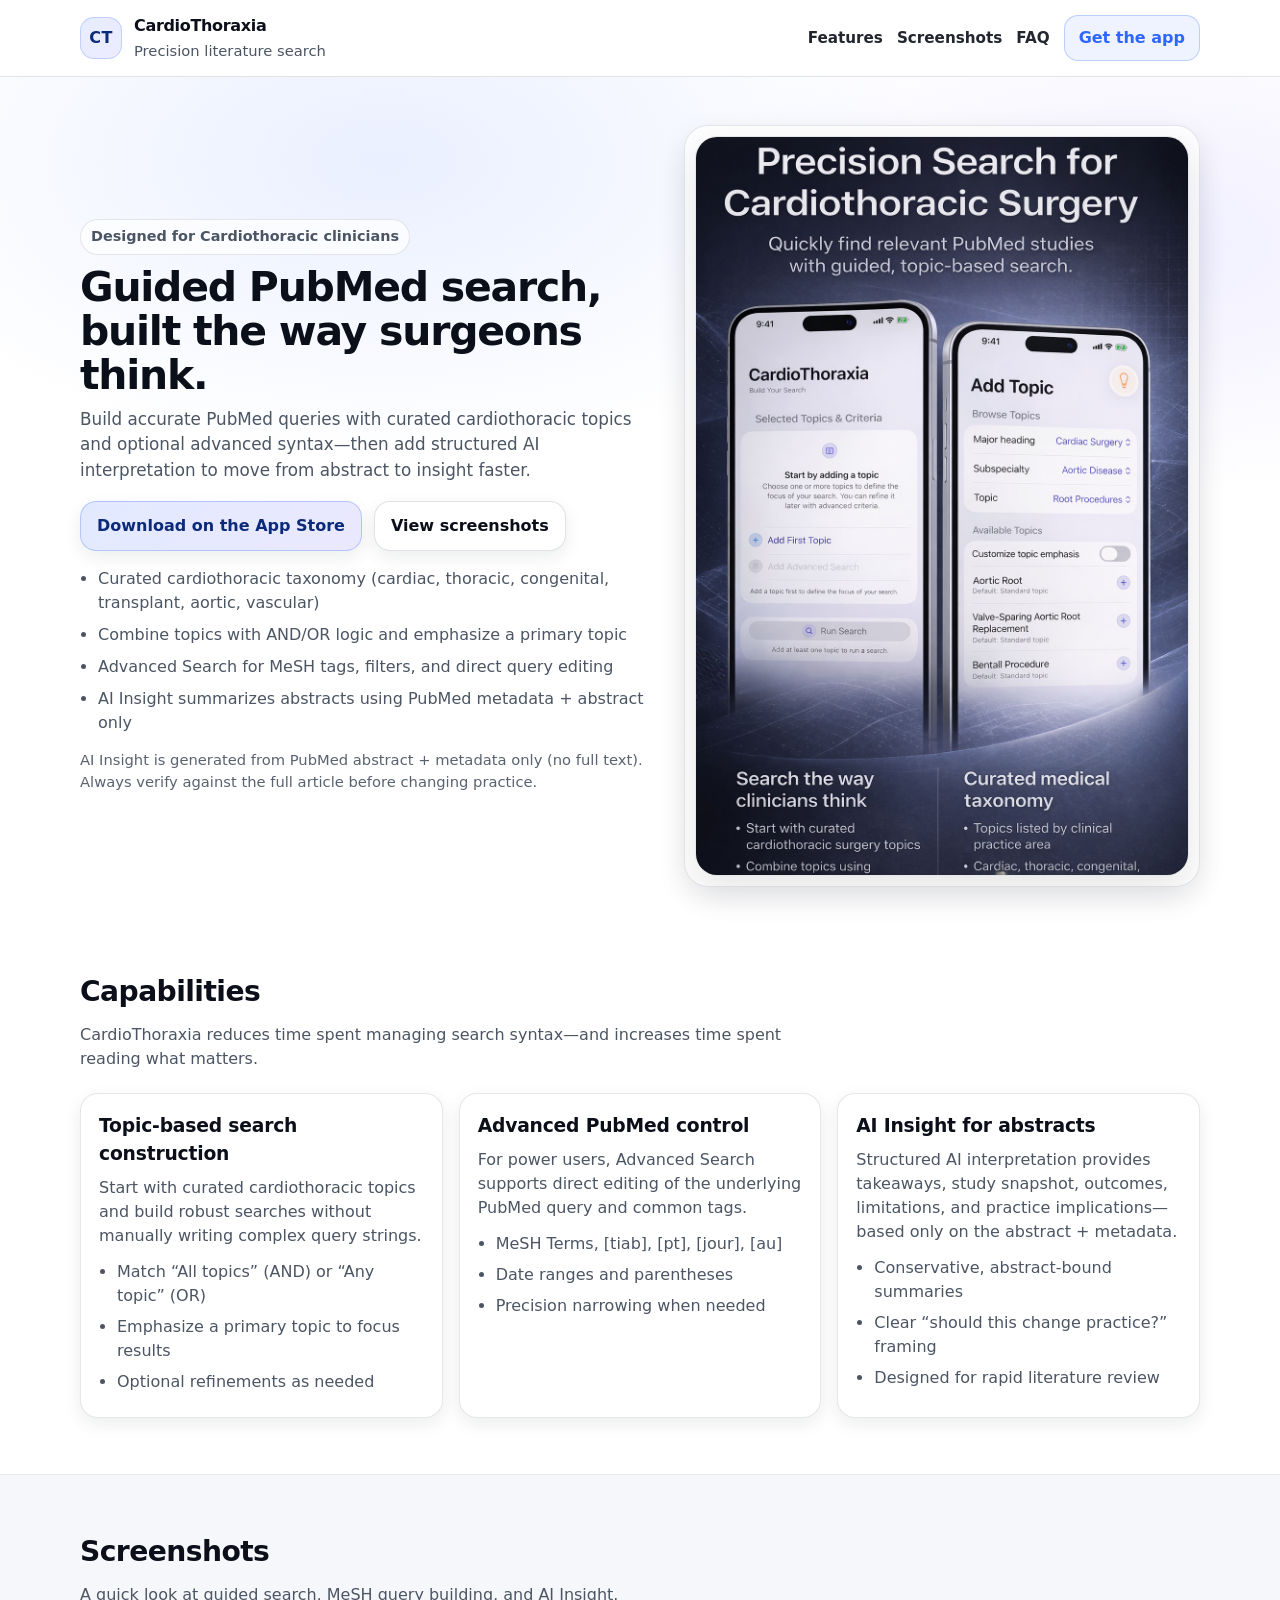
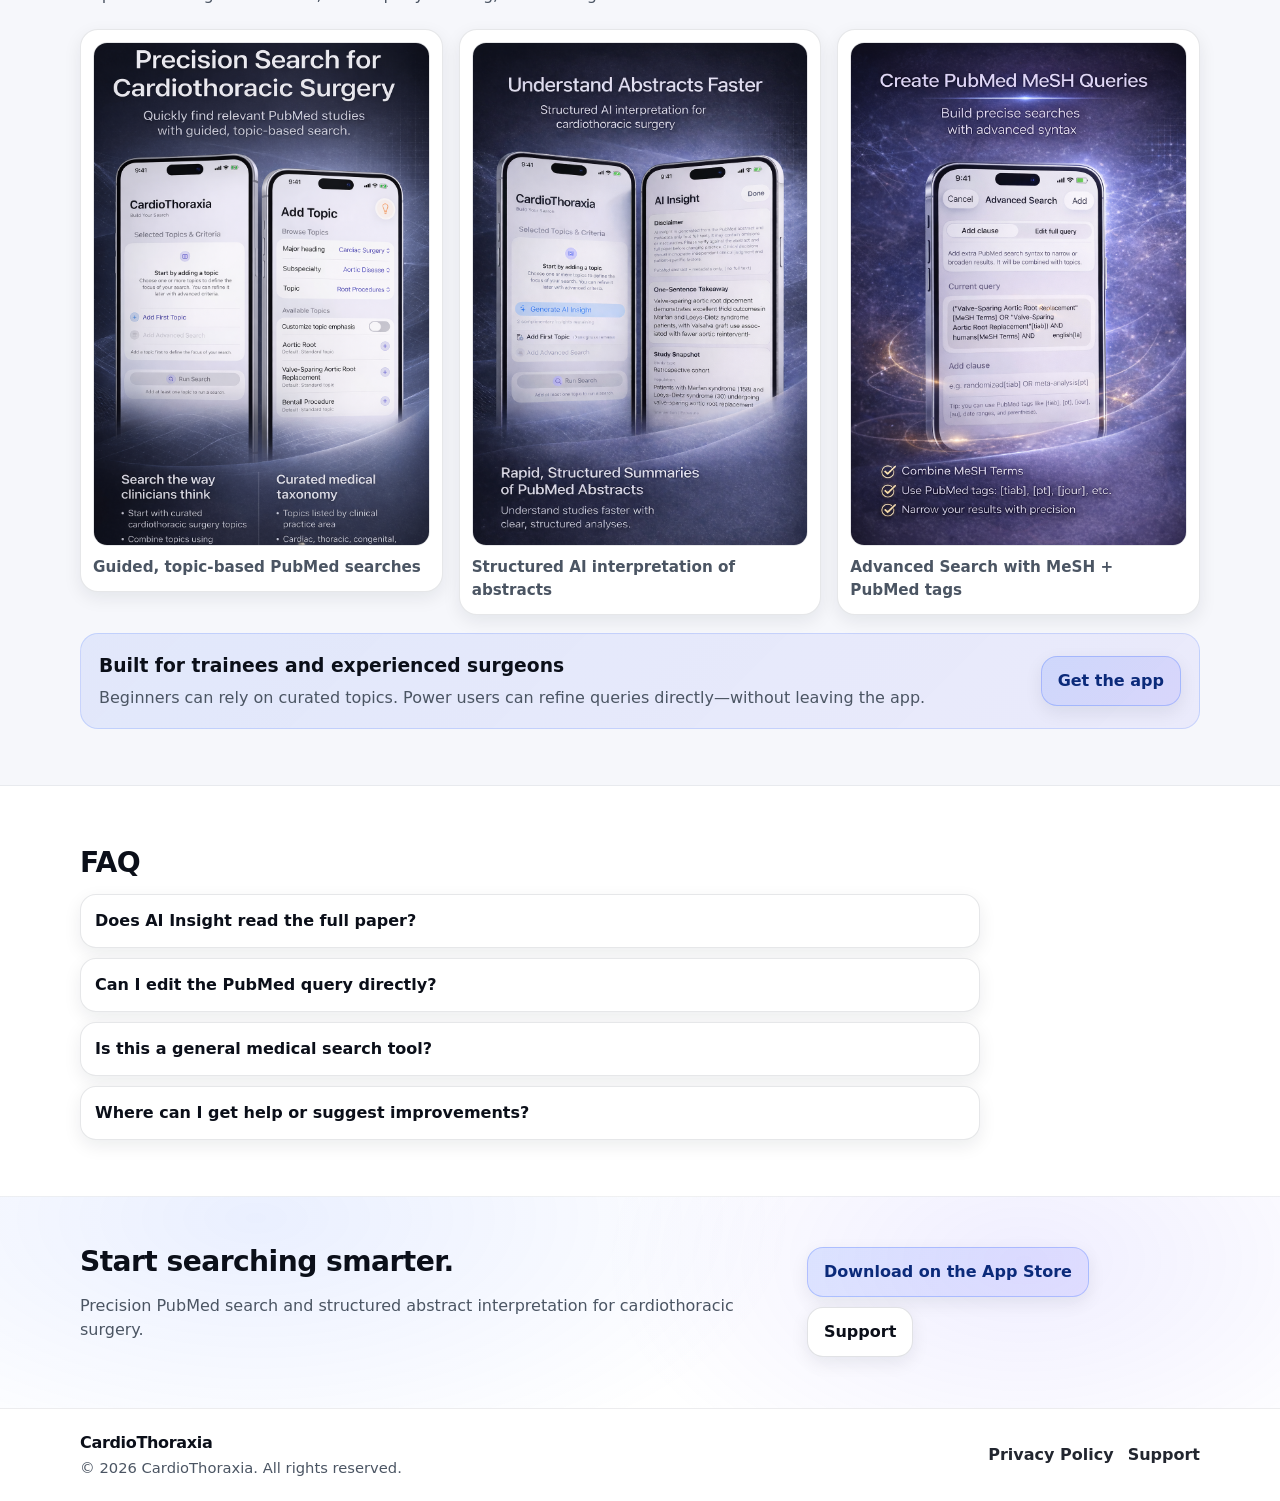
<file: index.html>
<!doctype html>
<html lang="en">
  <head>
    <meta charset="utf-8" />
    <meta name="viewport" content="width=device-width,initial-scale=1" />
    <title>CardioThoraxia — Precision literature search for cardiothoracic surgery</title>
    <meta
      name="description"
      content="CardioThoraxia helps clinicians build precise PubMed searches using guided cardiothoracic topics, MeSH, and structured AI insights."
    />

    <!-- Social preview (optional) -->
    <meta property="og:title" content="CardioThoraxia" />
    <meta property="og:description" content="Precision literature search for cardiothoracic surgery." />
    <meta property="og:type" content="website" />

    <link rel="stylesheet" href="assets/css/styles.css" />
    <link rel="icon" href="assets/images/favicon.png" />
  </head>

  <body>
    <a class="skip-link" href="#main">Skip to content</a>

    <!-- Header -->
    <header class="site-header">
      <div class="container header-inner">
        <div class="brand">
          <div class="brand-mark" aria-hidden="true">CT</div>
          <div class="brand-text">
            <div class="brand-name">CardioThoraxia</div>
            <div class="brand-subtitle">Precision literature search</div>
          </div>
        </div>

        <nav class="nav" aria-label="Primary">
          <a href="#features" class="nav-link">Features</a>
          <a href="#screenshots" class="nav-link">Screenshots</a>
          <a href="#faq" class="nav-link">FAQ</a>
          <a class="nav-cta" href="https://apps.apple.com/us/app/cardiothoraxia/id6758521707">Get the app</a>
        </nav>
      </div>
    </header>

    <main id="main">
      <!-- Hero -->
      <section class="hero">
        <div class="container hero-grid">
          <div class="hero-copy">
            <p class="eyebrow">Designed for Cardiothoracic clinicians</p>
            <h1>Guided PubMed search, built the way surgeons think.</h1>
            <p class="lead">
              Build accurate PubMed queries with curated cardiothoracic topics and optional advanced syntax—then add
              structured AI interpretation to move from abstract to insight faster.
            </p>

            <div class="hero-actions" id="download">
              <!-- Replace with your real App Store link when live -->
              <a class="button primary" href="https://apps.apple.com/us/app/cardiothoraxia/id6758521707" target="_blank" rel="noopener">
                Download on the App Store
              </a>
              <a class="button secondary" href="#screenshots">View screenshots</a>
            </div>

            <ul class="hero-bullets">
              <li>Curated cardiothoracic taxonomy (cardiac, thoracic, congenital, transplant, aortic, vascular)</li>
              <li>Combine topics with AND/OR logic and emphasize a primary topic</li>
              <li>Advanced Search for MeSH tags, filters, and direct query editing</li>
              <li>AI Insight summarizes abstracts using PubMed metadata + abstract only</li>
            </ul>

            <p class="fineprint">
              AI Insight is generated from PubMed abstract + metadata only (no full text). Always verify against the full
              article before changing practice.
            </p>
          </div>

          <div class="hero-media" aria-label="App preview posters">
            <div class="poster-stack">
              <img
                class="poster poster-1"
                src="assets/images/hero-precision-search.png"
                alt="CardioThoraxia guided topic-based search screen"
                loading="eager"
              />
            </div>
          </div>
        </div>
      </section>

      <!-- Feature cards -->
      <section id="features" class="section">
        <div class="container">
          <h2>Capabilities</h2>
          <p class="section-lead">
            CardioThoraxia reduces time spent managing search syntax—and increases time spent reading what matters.
          </p>

          <div class="cards">
            <article class="card">
              <h3>Topic-based search construction</h3>
              <p>
                Start with curated cardiothoracic topics and build robust searches without manually writing complex query
                strings.
              </p>
              <ul>
                <li>Match “All topics” (AND) or “Any topic” (OR)</li>
                <li>Emphasize a primary topic to focus results</li>
                <li>Optional refinements as needed</li>
              </ul>
            </article>

            <article class="card">
              <h3>Advanced PubMed control</h3>
              <p>
                For power users, Advanced Search supports direct editing of the underlying PubMed query and common tags.
              </p>
              <ul>
                <li>MeSH Terms, [tiab], [pt], [jour], [au]</li>
                <li>Date ranges and parentheses</li>
                <li>Precision narrowing when needed</li>
              </ul>
            </article>

            <article class="card">
              <h3>AI Insight for abstracts</h3>
              <p>
                Structured AI interpretation provides takeaways, study snapshot, outcomes, limitations, and practice
                implications—based only on the abstract + metadata.
              </p>
              <ul>
                <li>Conservative, abstract-bound summaries</li>
                <li>Clear “should this change practice?” framing</li>
                <li>Designed for rapid literature review</li>
              </ul>
            </article>
          </div>
        </div>
      </section>

      <!-- Screenshots -->
      <section id="screenshots" class="section alt">
        <div class="container">
          <h2>Screenshots</h2>
          <p class="section-lead">A quick look at guided search, MeSH query building, and AI Insight.</p>

          <div class="gallery">
            <figure class="shot">
              <img
                src="assets/images/hero-precision-search.png"
                alt="Precision Search for cardiothoracic surgery poster"
                loading="lazy"
              />
              <figcaption>Guided, topic-based PubMed searches</figcaption>
            </figure>

            <figure class="shot">
              <img
                src="assets/images/hero-ai-insights.png"
                alt="Understand Abstracts Faster poster"
                loading="lazy"
              />
              <figcaption>Structured AI interpretation of abstracts</figcaption>
            </figure>

            <figure class="shot">
              <img
                src="assets/images/hero-mesh-queries.png"
                alt="Create PubMed MeSH Queries poster"
                loading="lazy"
              />
              <figcaption>Advanced Search with MeSH + PubMed tags</figcaption>
            </figure>
          </div>

          <div class="callout">
            <div class="callout-body">
              <h3>Built for trainees and experienced surgeons</h3>
              <p>
                Beginners can rely on curated topics. Power users can refine queries directly—without leaving the app.
              </p>
            </div>
            <a class="button primary" href="https://apps.apple.com/us/app/cardiothoraxia/id6758521707" target="_blank" rel="noopener">Get the app</a>
          </div>
        </div>
      </section>

      <!-- FAQ -->
      <section id="faq" class="section">
        <div class="container">
          <h2>FAQ</h2>

          <div class="faq">
            <details>
              <summary>Does AI Insight read the full paper?</summary>
              <p>
                No. AI Insight uses PubMed abstract + metadata only (no full text). If details are not present in the
                abstract, the insight should indicate they are not reported.
              </p>
            </details>

            <details>
              <summary>Can I edit the PubMed query directly?</summary>
              <p>
                Yes. Advanced Search supports editing the underlying query, adding clauses, and using common PubMed tags
                (e.g., [tiab], [pt], [jour], [au]) and date ranges.
              </p>
            </details>

            <details>
              <summary>Is this a general medical search tool?</summary>
              <p>
                CardioThoraxia is tailored to cardiothoracic surgery workflows with a curated taxonomy organized by
                clinical practice area.
              </p>
            </details>

            <details>
              <summary>Where can I get help or suggest improvements?</summary>
              <p>
                Use the Support link in the footer. The app also supports submitting topic suggestions to improve the
                catalog over time.
              </p>
            </details>
          </div>
        </div>
      </section>

      <!-- Final CTA -->
      <section class="section cta">
        <div class="container cta-inner">
          <div>
            <h2>Start searching smarter.</h2>
            <p class="section-lead">Precision PubMed search and structured abstract interpretation for cardiothoracic surgery.</p>
          </div>
          <div class="cta-actions">
            <a class="button primary" href="https://apps.apple.com/us/app/cardiothoraxia/id6758521707" target="_blank" rel="noopener">
              Download on the App Store
            </a>
            <a class="button secondary" href="support/">Support</a>
          </div>
        </div>
      </section>
    </main>

    <!-- Footer -->
    <footer class="site-footer">
      <div class="container footer-inner">
        <div class="footer-left">
          <div class="footer-brand">CardioThoraxia</div>
          <div class="footer-note">© <span id="year"></span> CardioThoraxia. All rights reserved.</div>
        </div>

        <div class="footer-links">
          <a href="privacypolicy/">Privacy Policy</a>
          <a href="support/">Support</a>
        </div>
      </div>
    </footer>

    <script>
      document.getElementById("year").textContent = new Date().getFullYear();
    </script>
  </body>
</html>
</file>
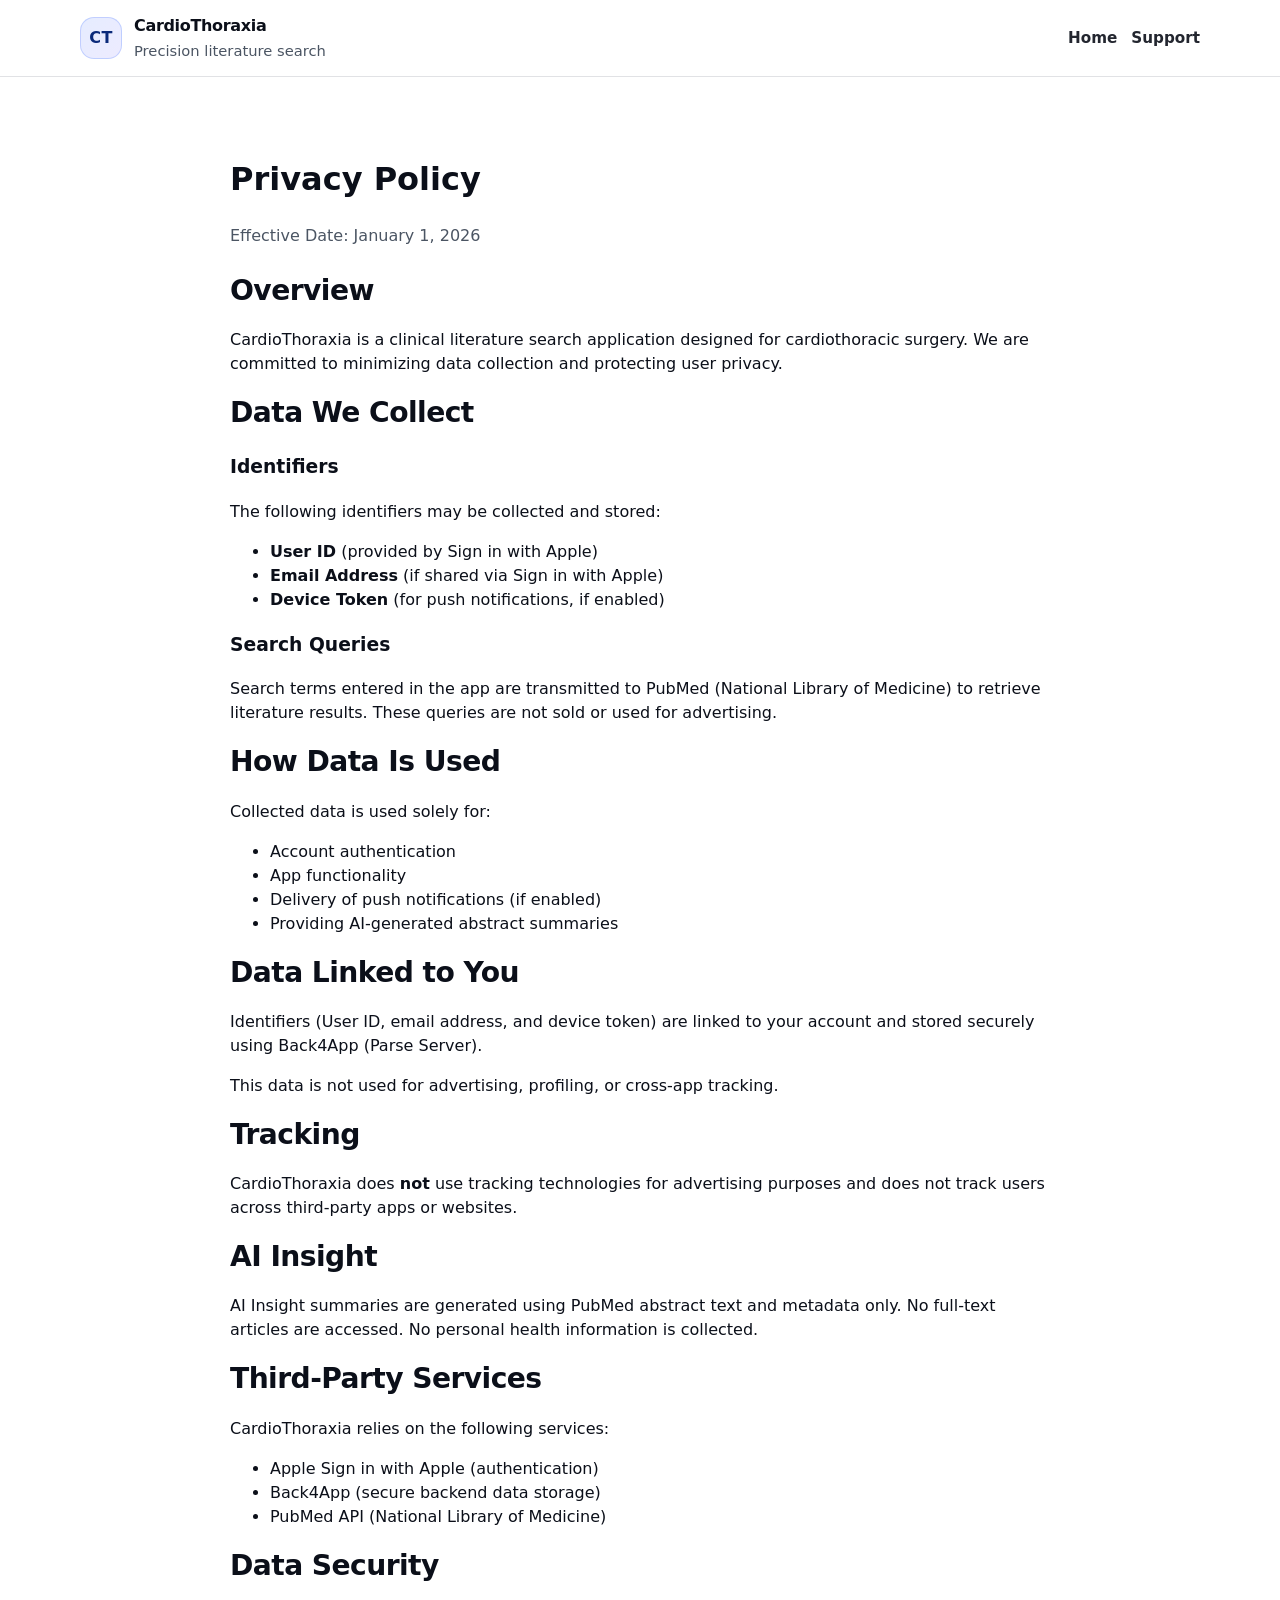
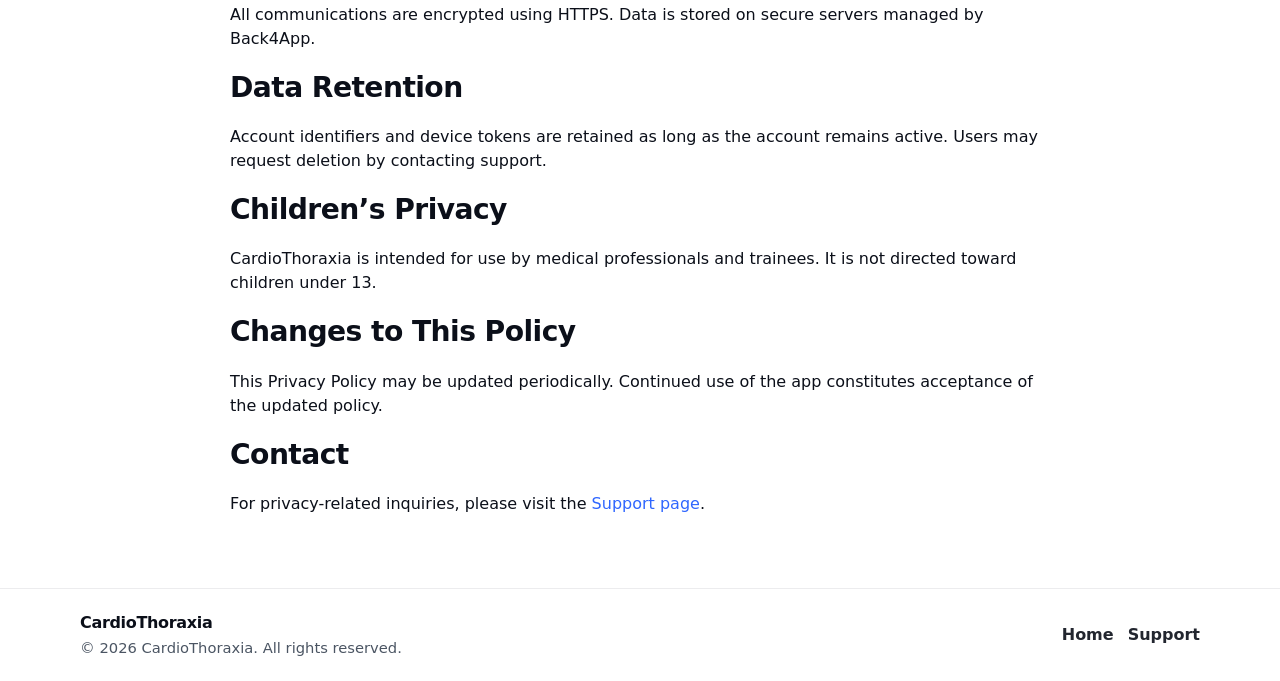
<file: privacypolicy/index.html>
<!doctype html>
<html lang="en">
<head>
  <meta charset="utf-8" />
  <meta name="viewport" content="width=device-width,initial-scale=1" />
  <title>Privacy Policy — CardioThoraxia</title>
  <meta name="description" content="Privacy Policy for CardioThoraxia." />
  <link rel="stylesheet" href="/assets/css/styles.css" />
</head>

<body>

<header class="site-header">
  <div class="container header-inner">
    <div class="brand">
      <div class="brand-mark">CT</div>
      <div class="brand-text">
        <div class="brand-name">CardioThoraxia</div>
        <div class="brand-subtitle">Precision literature search</div>
      </div>
    </div>
    <nav class="nav">
      <a href="/" class="nav-link">Home</a>
      <a href="/support/" class="nav-link">Support</a>
    </nav>
  </div>
</header>

<main class="section">
  <div class="container" style="max-width: 820px;">

    <h1>Privacy Policy</h1>
    <p class="section-lead">Effective Date: January 1, 2026</p>

    <h2>Overview</h2>
    <p>
      CardioThoraxia is a clinical literature search application designed for cardiothoracic surgery.
      We are committed to minimizing data collection and protecting user privacy.
    </p>

    <h2>Data We Collect</h2>

    <h3>Identifiers</h3>
    <p>The following identifiers may be collected and stored:</p>
    <ul>
      <li><strong>User ID</strong> (provided by Sign in with Apple)</li>
      <li><strong>Email Address</strong> (if shared via Sign in with Apple)</li>
      <li><strong>Device Token</strong> (for push notifications, if enabled)</li>
    </ul>

    <h3>Search Queries</h3>
    <p>
      Search terms entered in the app are transmitted to PubMed (National Library of Medicine)
      to retrieve literature results. These queries are not sold or used for advertising.
    </p>

    <h2>How Data Is Used</h2>
    <p>Collected data is used solely for:</p>
    <ul>
      <li>Account authentication</li>
      <li>App functionality</li>
      <li>Delivery of push notifications (if enabled)</li>
      <li>Providing AI-generated abstract summaries</li>
    </ul>

    <h2>Data Linked to You</h2>
    <p>
      Identifiers (User ID, email address, and device token) are linked to your account
      and stored securely using Back4App (Parse Server).
    </p>
    <p>
      This data is not used for advertising, profiling, or cross-app tracking.
    </p>

    <h2>Tracking</h2>
    <p>
      CardioThoraxia does <strong>not</strong> use tracking technologies for advertising purposes
      and does not track users across third-party apps or websites.
    </p>

    <h2>AI Insight</h2>
    <p>
      AI Insight summaries are generated using PubMed abstract text and metadata only.
      No full-text articles are accessed. No personal health information is collected.
    </p>

    <h2>Third-Party Services</h2>
    <p>CardioThoraxia relies on the following services:</p>
    <ul>
      <li>Apple Sign in with Apple (authentication)</li>
      <li>Back4App (secure backend data storage)</li>
      <li>PubMed API (National Library of Medicine)</li>
    </ul>

    <h2>Data Security</h2>
    <p>
      All communications are encrypted using HTTPS.
      Data is stored on secure servers managed by Back4App.
    </p>

    <h2>Data Retention</h2>
    <p>
      Account identifiers and device tokens are retained as long as the account remains active.
      Users may request deletion by contacting support.
    </p>

    <h2>Children’s Privacy</h2>
    <p>
      CardioThoraxia is intended for use by medical professionals and trainees.
      It is not directed toward children under 13.
    </p>

    <h2>Changes to This Policy</h2>
    <p>
      This Privacy Policy may be updated periodically.
      Continued use of the app constitutes acceptance of the updated policy.
    </p>

    <h2>Contact</h2>
    <p>
      For privacy-related inquiries, please visit the 
      <a href="/support/">Support page</a>.
    </p>

  </div>
</main>

<footer class="site-footer">
  <div class="container footer-inner">
    <div>
      <div class="footer-brand">CardioThoraxia</div>
      <div class="footer-note">© <span id="year"></span> CardioThoraxia. All rights reserved.</div>
    </div>
    <div class="footer-links">
      <a href="/">Home</a>
      <a href="/support/">Support</a>
    </div>
  </div>
</footer>

<script>
document.getElementById("year").textContent = new Date().getFullYear();
</script>

</body>
</html>
</file>
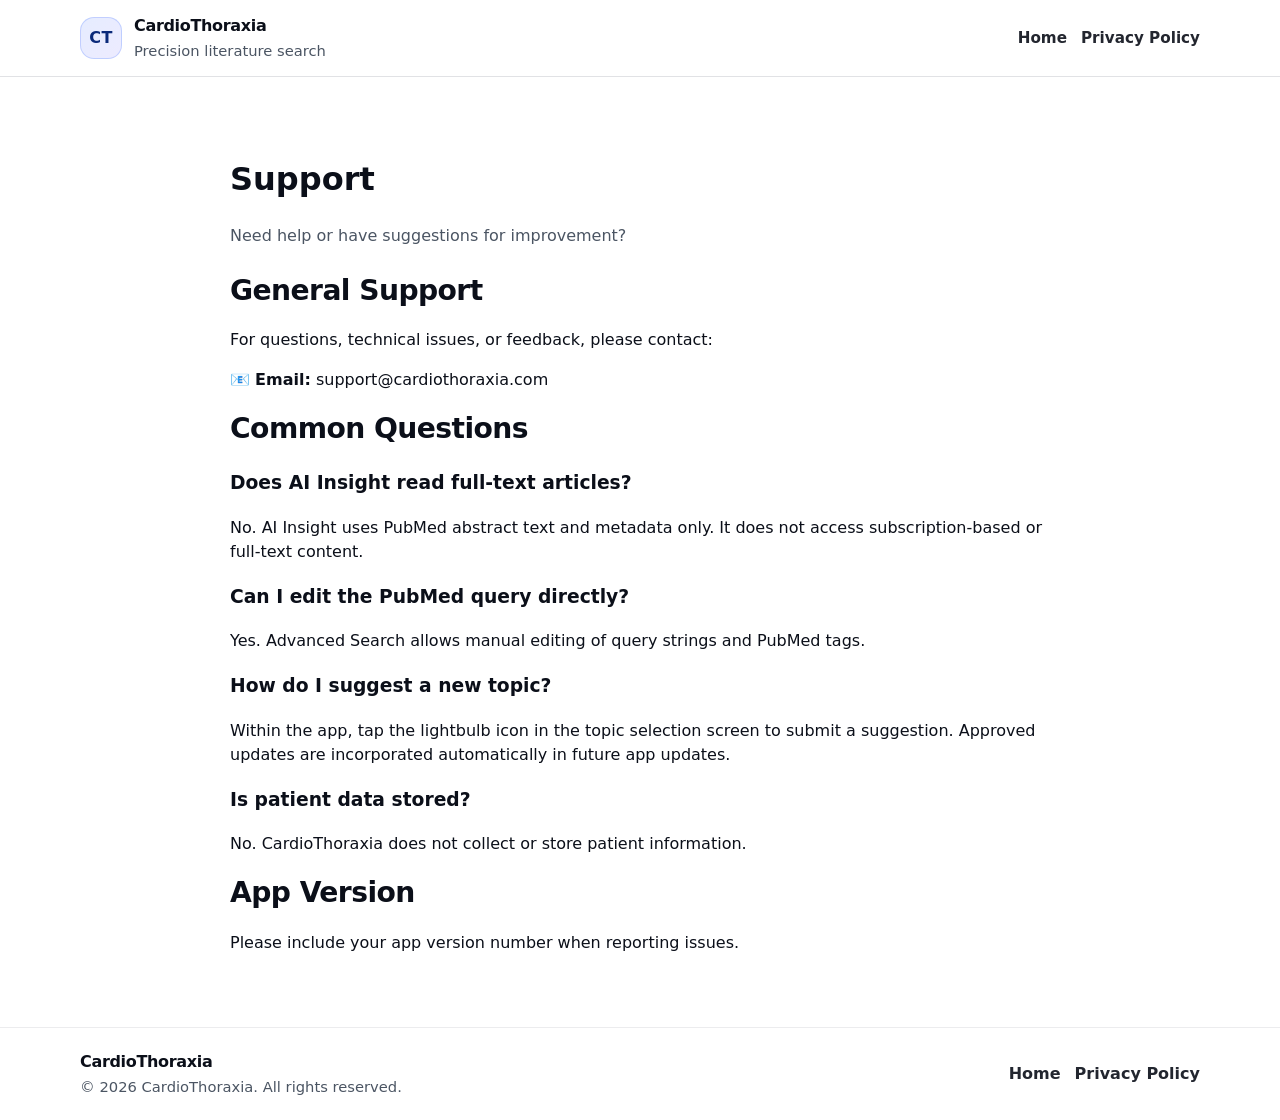
<file: support/index.html>
<!doctype html>
<html lang="en">
<head>
  <meta charset="utf-8" />
  <meta name="viewport" content="width=device-width,initial-scale=1" />
  <title>Support — CardioThoraxia</title>
  <meta name="description" content="Support and contact information for CardioThoraxia." />
  <link rel="stylesheet" href="/assets/css/styles.css" />
</head>

<body>

<header class="site-header">
  <div class="container header-inner">
    <div class="brand">
      <div class="brand-mark">CT</div>
      <div class="brand-text">
        <div class="brand-name">CardioThoraxia</div>
        <div class="brand-subtitle">Precision literature search</div>
      </div>
    </div>
    <nav class="nav">
      <a href="/" class="nav-link">Home</a>
      <a href="/privacypolicy/" class="nav-link">Privacy Policy</a>
    </nav>
  </div>
</header>

<main class="section">
  <div class="container" style="max-width: 820px;">
    <h1>Support</h1>
    <p class="section-lead">
      Need help or have suggestions for improvement?
    </p>

    <h2>General Support</h2>
    <p>
      For questions, technical issues, or feedback, please contact:
    </p>

    <p>
      📧 <strong>Email:</strong> support@cardiothoraxia.com
    </p>

    <h2>Common Questions</h2>

    <h3>Does AI Insight read full-text articles?</h3>
    <p>
      No. AI Insight uses PubMed abstract text and metadata only.
      It does not access subscription-based or full-text content.
    </p>

    <h3>Can I edit the PubMed query directly?</h3>
    <p>
      Yes. Advanced Search allows manual editing of query strings and PubMed tags.
    </p>

    <h3>How do I suggest a new topic?</h3>
    <p>
      Within the app, tap the lightbulb icon in the topic selection screen to submit a suggestion.
      Approved updates are incorporated automatically in future app updates.
    </p>

    <h3>Is patient data stored?</h3>
    <p>
      No. CardioThoraxia does not collect or store patient information.
    </p>

    <h2>App Version</h2>
    <p>
      Please include your app version number when reporting issues.
    </p>
  </div>
</main>

<footer class="site-footer">
  <div class="container footer-inner">
    <div>
      <div class="footer-brand">CardioThoraxia</div>
      <div class="footer-note">© <span id="year"></span> CardioThoraxia. All rights reserved.</div>
    </div>
    <div class="footer-links">
      <a href="/">Home</a>
      <a href="/privacypolicy/">Privacy Policy</a>
    </div>
  </div>
</footer>

<script>
document.getElementById("year").textContent = new Date().getFullYear();
</script>

</body>
</html>
</file>
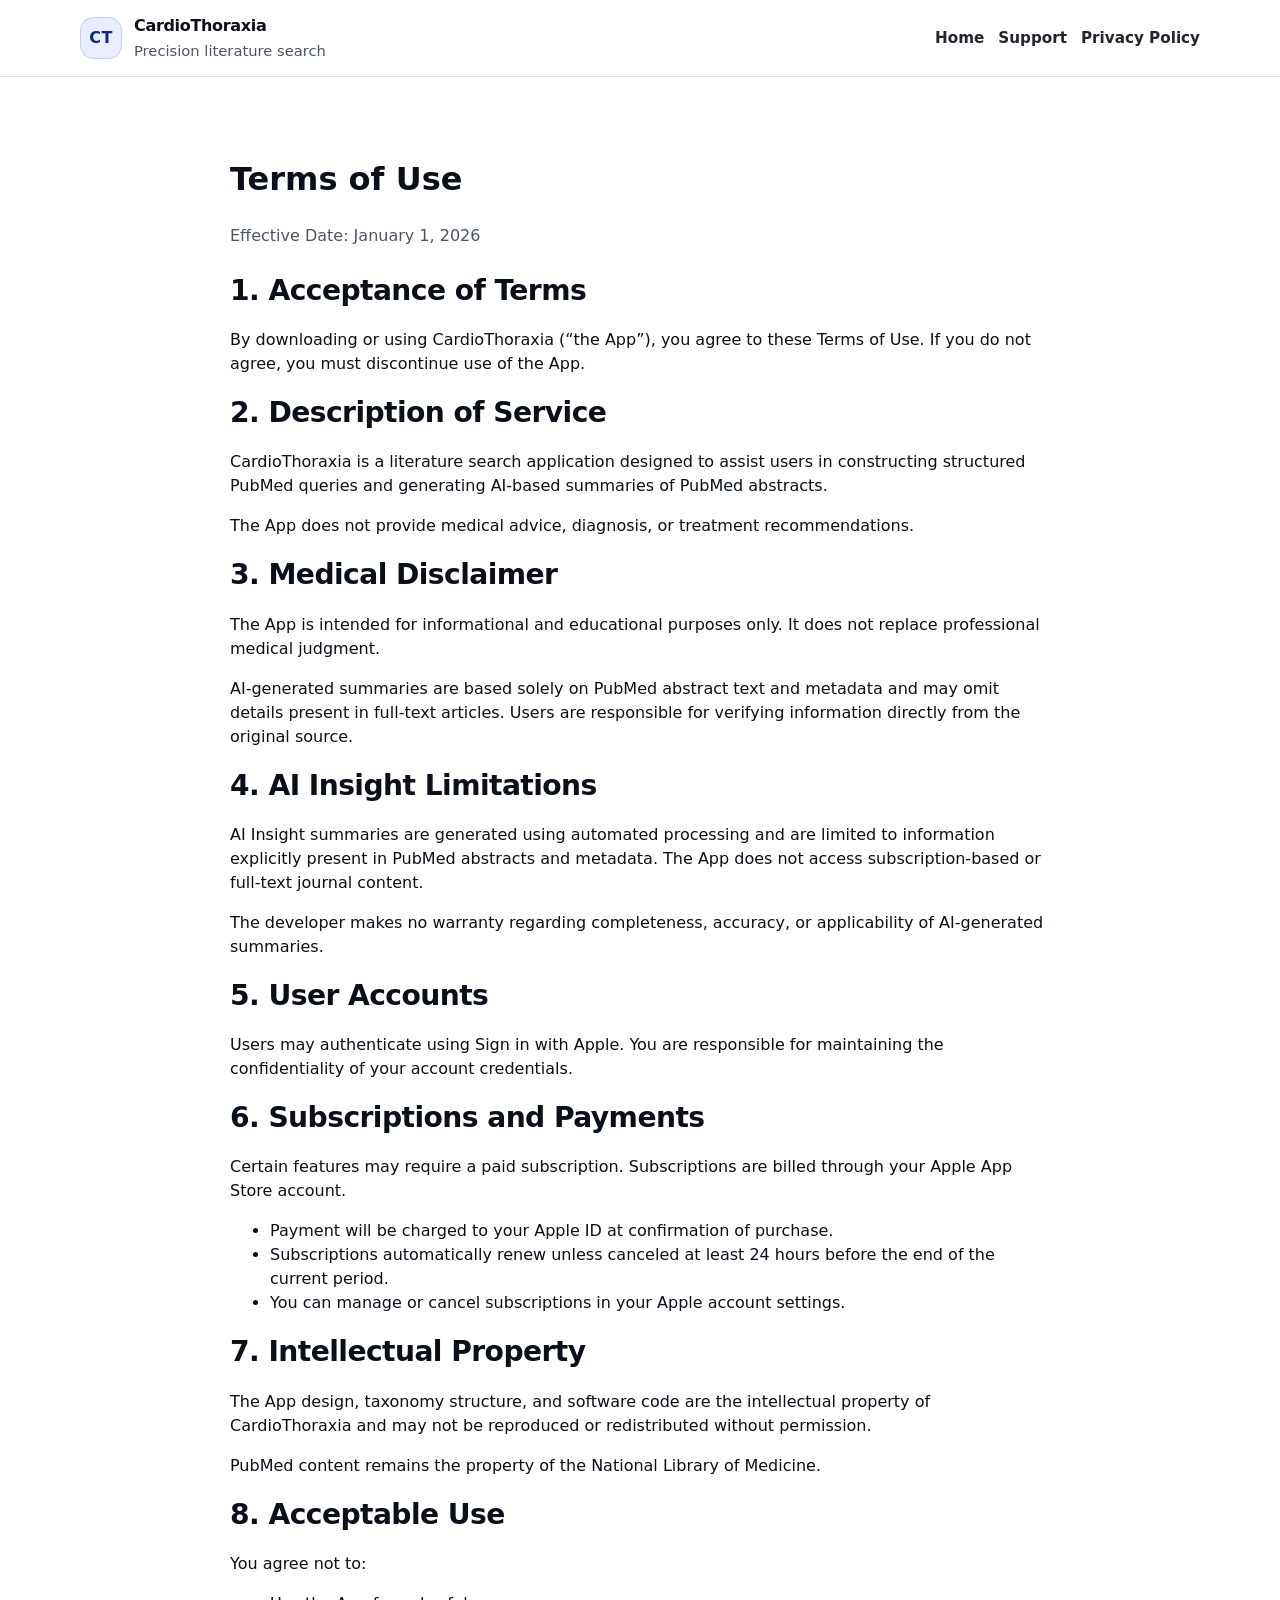
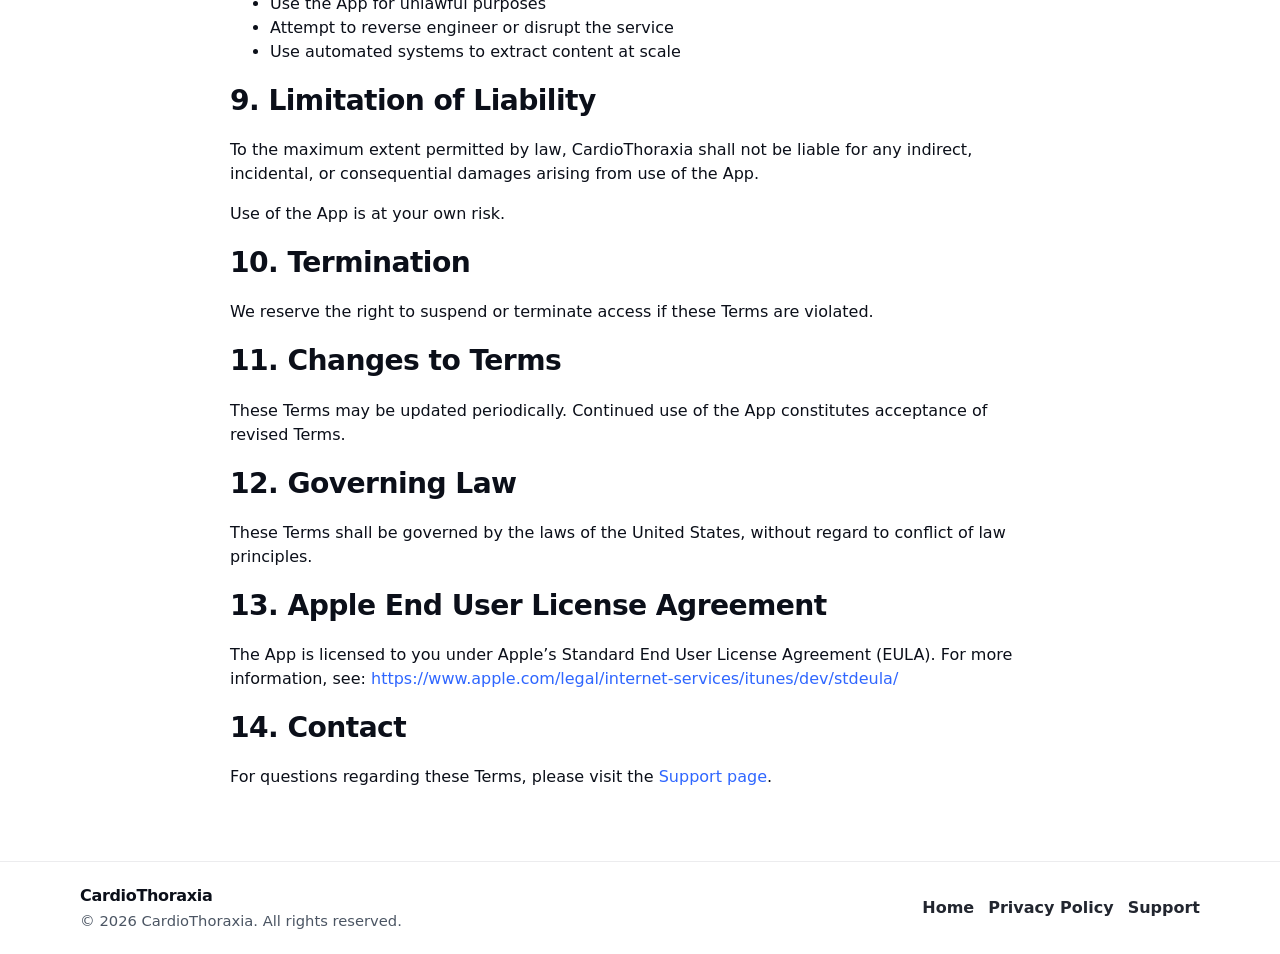
<file: terms/index.html>
<!doctype html>
<html lang="en">
<head>
  <meta charset="utf-8" />
  <meta name="viewport" content="width=device-width,initial-scale=1" />
  <title>Terms of Use — CardioThoraxia</title>
  <meta name="description" content="Terms of Use for CardioThoraxia." />
  <link rel="stylesheet" href="/assets/css/styles.css" />
</head>

<body>

<header class="site-header">
  <div class="container header-inner">
    <div class="brand">
      <div class="brand-mark">CT</div>
      <div class="brand-text">
        <div class="brand-name">CardioThoraxia</div>
        <div class="brand-subtitle">Precision literature search</div>
      </div>
    </div>
    <nav class="nav">
      <a href="/" class="nav-link">Home</a>
      <a href="/support/" class="nav-link">Support</a>
      <a href="/privacypolicy/" class="nav-link">Privacy Policy</a>
    </nav>
  </div>
</header>

<main class="section">
  <div class="container" style="max-width: 820px;">

    <h1>Terms of Use</h1>
    <p class="section-lead">Effective Date: January 1, 2026</p>

    <h2>1. Acceptance of Terms</h2>
    <p>
      By downloading or using CardioThoraxia (“the App”), you agree to these Terms of Use.
      If you do not agree, you must discontinue use of the App.
    </p>

    <h2>2. Description of Service</h2>
    <p>
      CardioThoraxia is a literature search application designed to assist users in constructing
      structured PubMed queries and generating AI-based summaries of PubMed abstracts.
    </p>
    <p>
      The App does not provide medical advice, diagnosis, or treatment recommendations.
    </p>

    <h2>3. Medical Disclaimer</h2>
    <p>
      The App is intended for informational and educational purposes only.
      It does not replace professional medical judgment.
    </p>
    <p>
      AI-generated summaries are based solely on PubMed abstract text and metadata
      and may omit details present in full-text articles.
      Users are responsible for verifying information directly from the original source.
    </p>

    <h2>4. AI Insight Limitations</h2>
    <p>
      AI Insight summaries are generated using automated processing and are limited
      to information explicitly present in PubMed abstracts and metadata.
      The App does not access subscription-based or full-text journal content.
    </p>
    <p>
      The developer makes no warranty regarding completeness, accuracy,
      or applicability of AI-generated summaries.
    </p>

    <h2>5. User Accounts</h2>
    <p>
      Users may authenticate using Sign in with Apple.
      You are responsible for maintaining the confidentiality of your account credentials.
    </p>

    <h2>6. Subscriptions and Payments</h2>
    <p>
      Certain features may require a paid subscription.
      Subscriptions are billed through your Apple App Store account.
    </p>
    <ul>
      <li>Payment will be charged to your Apple ID at confirmation of purchase.</li>
      <li>Subscriptions automatically renew unless canceled at least 24 hours before the end of the current period.</li>
      <li>You can manage or cancel subscriptions in your Apple account settings.</li>
    </ul>

    <h2>7. Intellectual Property</h2>
    <p>
      The App design, taxonomy structure, and software code are the intellectual property
      of CardioThoraxia and may not be reproduced or redistributed without permission.
    </p>
    <p>
      PubMed content remains the property of the National Library of Medicine.
    </p>

    <h2>8. Acceptable Use</h2>
    <p>You agree not to:</p>
    <ul>
      <li>Use the App for unlawful purposes</li>
      <li>Attempt to reverse engineer or disrupt the service</li>
      <li>Use automated systems to extract content at scale</li>
    </ul>

    <h2>9. Limitation of Liability</h2>
    <p>
      To the maximum extent permitted by law, CardioThoraxia shall not be liable
      for any indirect, incidental, or consequential damages arising from use of the App.
    </p>
    <p>
      Use of the App is at your own risk.
    </p>

    <h2>10. Termination</h2>
    <p>
      We reserve the right to suspend or terminate access if these Terms are violated.
    </p>

    <h2>11. Changes to Terms</h2>
    <p>
      These Terms may be updated periodically.
      Continued use of the App constitutes acceptance of revised Terms.
    </p>

    <h2>12. Governing Law</h2>
    <p>
      These Terms shall be governed by the laws of the United States,
      without regard to conflict of law principles.
    </p>

    <h2>13. Apple End User License Agreement</h2>
    <p>
      The App is licensed to you under Apple’s Standard End User License Agreement (EULA).
      For more information, see:
      <a href="https://www.apple.com/legal/internet-services/itunes/dev/stdeula/" target="_blank" rel="noopener">
        https://www.apple.com/legal/internet-services/itunes/dev/stdeula/
      </a>
    </p>

    <h2>14. Contact</h2>
    <p>
      For questions regarding these Terms, please visit the 
      <a href="/support/">Support page</a>.
    </p>

  </div>
</main>

<footer class="site-footer">
  <div class="container footer-inner">
    <div>
      <div class="footer-brand">CardioThoraxia</div>
      <div class="footer-note">© <span id="year"></span> CardioThoraxia. All rights reserved.</div>
    </div>
    <div class="footer-links">
      <a href="/">Home</a>
      <a href="/privacypolicy/">Privacy Policy</a>
      <a href="/support/">Support</a>
    </div>
  </div>
</footer>

<script>
document.getElementById("year").textContent = new Date().getFullYear();
</script>

</body>
</html>
</file>
<file: assets/css/styles.css>
/* CardioThoraxia — light mode site styles
   Place at: /assets/css/styles.css
*/

:root {
  --bg: #ffffff;
  --bg-muted: #f6f7fb;
  --text: #0b0f19;
  --text-muted: #4b5563;
  --border: rgba(15, 23, 42, 0.12);
  --shadow: 0 10px 30px rgba(15, 23, 42, 0.08);
  --shadow-soft: 0 6px 18px rgba(15, 23, 42, 0.08);
  --radius: 18px;
  --radius-lg: 24px;
  --max: 1120px;

  --brand: #2f66ff;      /* primary */
  --brand-2: #6b5cff;    /* secondary accent */
  --brand-ink: #0b2a7a;  /* deeper for hover */
}

* { box-sizing: border-box; }
html, body { height: 100%; }

body {
  margin: 0;
  font-family: ui-sans-serif, system-ui, -apple-system, Segoe UI, Roboto, Helvetica, Arial, "Apple Color Emoji",
    "Segoe UI Emoji";
  color: var(--text);
  background: var(--bg);
  line-height: 1.5;
}

img { max-width: 100%; display: block; }

a { color: var(--brand); text-decoration: none; }
a:hover { color: var(--brand-ink); text-decoration: underline; }

.container {
  width: min(var(--max), calc(100% - 40px));
  margin: 0 auto;
}

.skip-link {
  position: absolute;
  left: -9999px;
  top: 10px;
  background: #fff;
  border: 1px solid var(--border);
  padding: 10px 12px;
  border-radius: 12px;
  box-shadow: var(--shadow-soft);
  z-index: 999;
}
.skip-link:focus { left: 12px; }

/* Header */
.site-header {
  position: sticky;
  top: 0;
  z-index: 50;
  background: rgba(255,255,255,0.78);
  backdrop-filter: blur(10px);
  border-bottom: 1px solid var(--border);
}

.header-inner {
  display: flex;
  align-items: center;
  justify-content: space-between;
  padding: 14px 0;
  gap: 16px;
}

.brand {
  display: flex;
  align-items: center;
  gap: 12px;
  min-width: 240px;
}

.brand-mark {
  width: 42px;
  height: 42px;
  border-radius: 14px;
  display: grid;
  place-items: center;
  background: linear-gradient(135deg, rgba(47,102,255,0.12), rgba(107,92,255,0.12));
  border: 1px solid rgba(47,102,255,0.22);
  color: var(--brand-ink);
  font-weight: 800;
  letter-spacing: 0.5px;
}

.brand-name {
  font-weight: 800;
  letter-spacing: -0.02em;
}

.brand-subtitle {
  color: var(--text-muted);
  font-size: 0.92rem;
  margin-top: 2px;
}

.nav {
  display: flex;
  align-items: center;
  gap: 14px;
}

.nav-link {
  color: var(--text);
  font-weight: 600;
  font-size: 0.95rem;
  opacity: 0.9;
}
.nav-link:hover { opacity: 1; text-decoration: none; }

.nav-cta {
  display: inline-flex;
  align-items: center;
  justify-content: center;
  padding: 10px 14px;
  border-radius: 14px;
  border: 1px solid rgba(47,102,255,0.25);
  background: rgba(47,102,255,0.08);
  font-weight: 700;
}
.nav-cta:hover { text-decoration: none; background: rgba(47,102,255,0.12); }

/* Hero */
.hero {
  padding: 48px 0 28px;
  background:
    radial-gradient(900px 500px at 30% 10%, rgba(47,102,255,0.10), transparent 60%),
    radial-gradient(800px 420px at 90% 20%, rgba(107,92,255,0.10), transparent 60%),
    linear-gradient(#fff, #fff);
}

.hero-grid {
  display: grid;
  grid-template-columns: 1.05fr 0.95fr;
  gap: 34px;
  align-items: center;
}

.eyebrow {
  display: inline-flex;
  margin: 0 0 10px;
  padding: 6px 10px;
  border: 1px solid rgba(15,23,42,0.10);
  background: rgba(255,255,255,0.7);
  border-radius: 999px;
  color: var(--text-muted);
  font-weight: 700;
  font-size: 0.9rem;
}

.hero h1 {
  margin: 0 0 10px;
  font-size: clamp(2.0rem, 3.2vw, 3.0rem);
  letter-spacing: -0.03em;
  line-height: 1.08;
}

.lead {
  margin: 0 0 18px;
  color: var(--text-muted);
  font-size: 1.05rem;
  max-width: 56ch;
}

.hero-actions {
  display: flex;
  gap: 12px;
  flex-wrap: wrap;
  margin: 14px 0 16px;
}

.button {
  display: inline-flex;
  align-items: center;
  justify-content: center;
  padding: 12px 16px;
  border-radius: 16px;
  border: 1px solid var(--border);
  background: #fff;
  box-shadow: var(--shadow-soft);
  font-weight: 800;
  color: var(--text);
  text-decoration: none;
}
.button:hover { text-decoration: none; transform: translateY(-1px); }

.button.primary {
  border-color: rgba(47,102,255,0.28);
  background: linear-gradient(135deg, rgba(47,102,255,0.14), rgba(107,92,255,0.14));
  color: var(--brand-ink);
}

.button.secondary {
  background: #fff;
  color: var(--text);
}

.hero-bullets {
  margin: 14px 0 0;
  padding-left: 18px;
  color: var(--text-muted);
}
.hero-bullets li { margin: 8px 0; }

.fineprint {
  margin: 14px 0 0;
  color: rgba(75,85,99,0.92);
  font-size: 0.92rem;
  max-width: 70ch;
}

/* Posters */
.hero-media { position: relative; }
.poster-stack {
  position: relative;
  padding: 10px;
  border-radius: var(--radius-lg);
  background: linear-gradient(180deg, rgba(255,255,255,0.8), rgba(255,255,255,0.55));
  border: 1px solid rgba(15,23,42,0.10);
  box-shadow: var(--shadow);
}

.poster {
  width: 100%;
  border-radius: 22px;
  border: 1px solid rgba(15,23,42,0.10);
  box-shadow: 0 14px 36px rgba(15,23,42,0.10);
}

.poster-2, .poster-3 {
  position: absolute;
  width: 60%;
  right: -10px;
  bottom: -12px;
  transform: rotate(2.5deg);
  opacity: 0.0;
  pointer-events: none;
}

/* Only show stacked effect on larger screens */
@media (min-width: 980px) {
  .poster-2 { opacity: 1; }
  .poster-3 {
    opacity: 1;
    width: 52%;
    right: 22px;
    bottom: 18px;
    transform: rotate(-2deg);
  }
}

/* Sections */
.section {
  padding: 56px 0;
}

.section.alt {
  background: var(--bg-muted);
  border-top: 1px solid rgba(15,23,42,0.06);
  border-bottom: 1px solid rgba(15,23,42,0.06);
}

.section h2 {
  margin: 0 0 10px;
  font-size: clamp(1.6rem, 2.2vw, 2.1rem);
  letter-spacing: -0.02em;
}

.section-lead {
  margin: 0 0 22px;
  color: var(--text-muted);
  max-width: 72ch;
}

/* Cards */
.cards {
  display: grid;
  grid-template-columns: repeat(3, 1fr);
  gap: 16px;
}

.card {
  background: #fff;
  border: 1px solid rgba(15,23,42,0.10);
  border-radius: var(--radius);
  padding: 18px 18px 16px;
  box-shadow: var(--shadow-soft);
}

.card h3 {
  margin: 0 0 8px;
  letter-spacing: -0.01em;
}

.card p {
  margin: 0 0 12px;
  color: var(--text-muted);
}

.card ul {
  margin: 0;
  padding-left: 18px;
  color: var(--text-muted);
}
.card li { margin: 7px 0; }

/* Gallery */
.gallery {
  display: grid;
  grid-template-columns: repeat(3, 1fr);
  gap: 16px;
  align-items: start;
}

.shot {
  margin: 0;
  background: #fff;
  border: 1px solid rgba(15,23,42,0.10);
  border-radius: var(--radius);
  padding: 12px;
  box-shadow: var(--shadow-soft);
}

.shot img {
  border-radius: 14px;
  border: 1px solid rgba(15,23,42,0.10);
}

.shot figcaption {
  margin-top: 10px;
  color: var(--text-muted);
  font-weight: 700;
  font-size: 0.95rem;
}

/* Callout */
.callout {
  margin-top: 18px;
  display: flex;
  align-items: center;
  justify-content: space-between;
  gap: 14px;
  padding: 18px;
  border-radius: var(--radius);
  background: linear-gradient(135deg, rgba(47,102,255,0.10), rgba(107,92,255,0.08));
  border: 1px solid rgba(47,102,255,0.18);
}

.callout h3 { margin: 0 0 6px; }
.callout p { margin: 0; color: var(--text-muted); }

/* FAQ */
.faq {
  display: grid;
  gap: 10px;
  max-width: 900px;
}

details {
  background: #fff;
  border: 1px solid rgba(15,23,42,0.10);
  border-radius: 16px;
  padding: 14px 14px;
  box-shadow: var(--shadow-soft);
}

summary {
  cursor: pointer;
  font-weight: 800;
  list-style: none;
}
summary::-webkit-details-marker { display: none; }

details p {
  margin: 10px 0 0;
  color: var(--text-muted);
}

/* CTA */
.section.cta {
  padding: 44px 0;
  background:
    radial-gradient(900px 450px at 20% 10%, rgba(47,102,255,0.10), transparent 60%),
    radial-gradient(700px 420px at 80% 30%, rgba(107,92,255,0.10), transparent 60%),
    #fff;
  border-top: 1px solid rgba(15,23,42,0.06);
}

.cta-inner {
  display: flex;
  align-items: center;
  justify-content: space-between;
  gap: 14px;
}

.cta-actions {
  display: flex;
  gap: 10px;
  flex-wrap: wrap;
}

/* Footer */
.site-footer {
  border-top: 1px solid rgba(15,23,42,0.08);
  padding: 22px 0;
  background: #fff;
}

.footer-inner {
  display: flex;
  align-items: center;
  justify-content: space-between;
  gap: 16px;
}

.footer-brand {
  font-weight: 900;
  letter-spacing: -0.02em;
}

.footer-note {
  color: var(--text-muted);
  font-size: 0.92rem;
  margin-top: 2px;
}

.footer-links {
  display: flex;
  gap: 14px;
}
.footer-links a {
  color: var(--text);
  font-weight: 700;
  opacity: 0.9;
}
.footer-links a:hover { opacity: 1; }

/* Responsive */
@media (max-width: 980px) {
  .hero-grid { grid-template-columns: 1fr; }
  .brand { min-width: auto; }
  .nav { gap: 10px; }
  .cards { grid-template-columns: 1fr; }
  .gallery { grid-template-columns: 1fr; }
  .cta-inner { flex-direction: column; align-items: flex-start; }
  .poster-stack { padding: 10px; }
}

@media (max-width: 720px) {
  .nav-link { display: none; }
  .nav-cta { padding: 10px 12px; }
}
</file>
